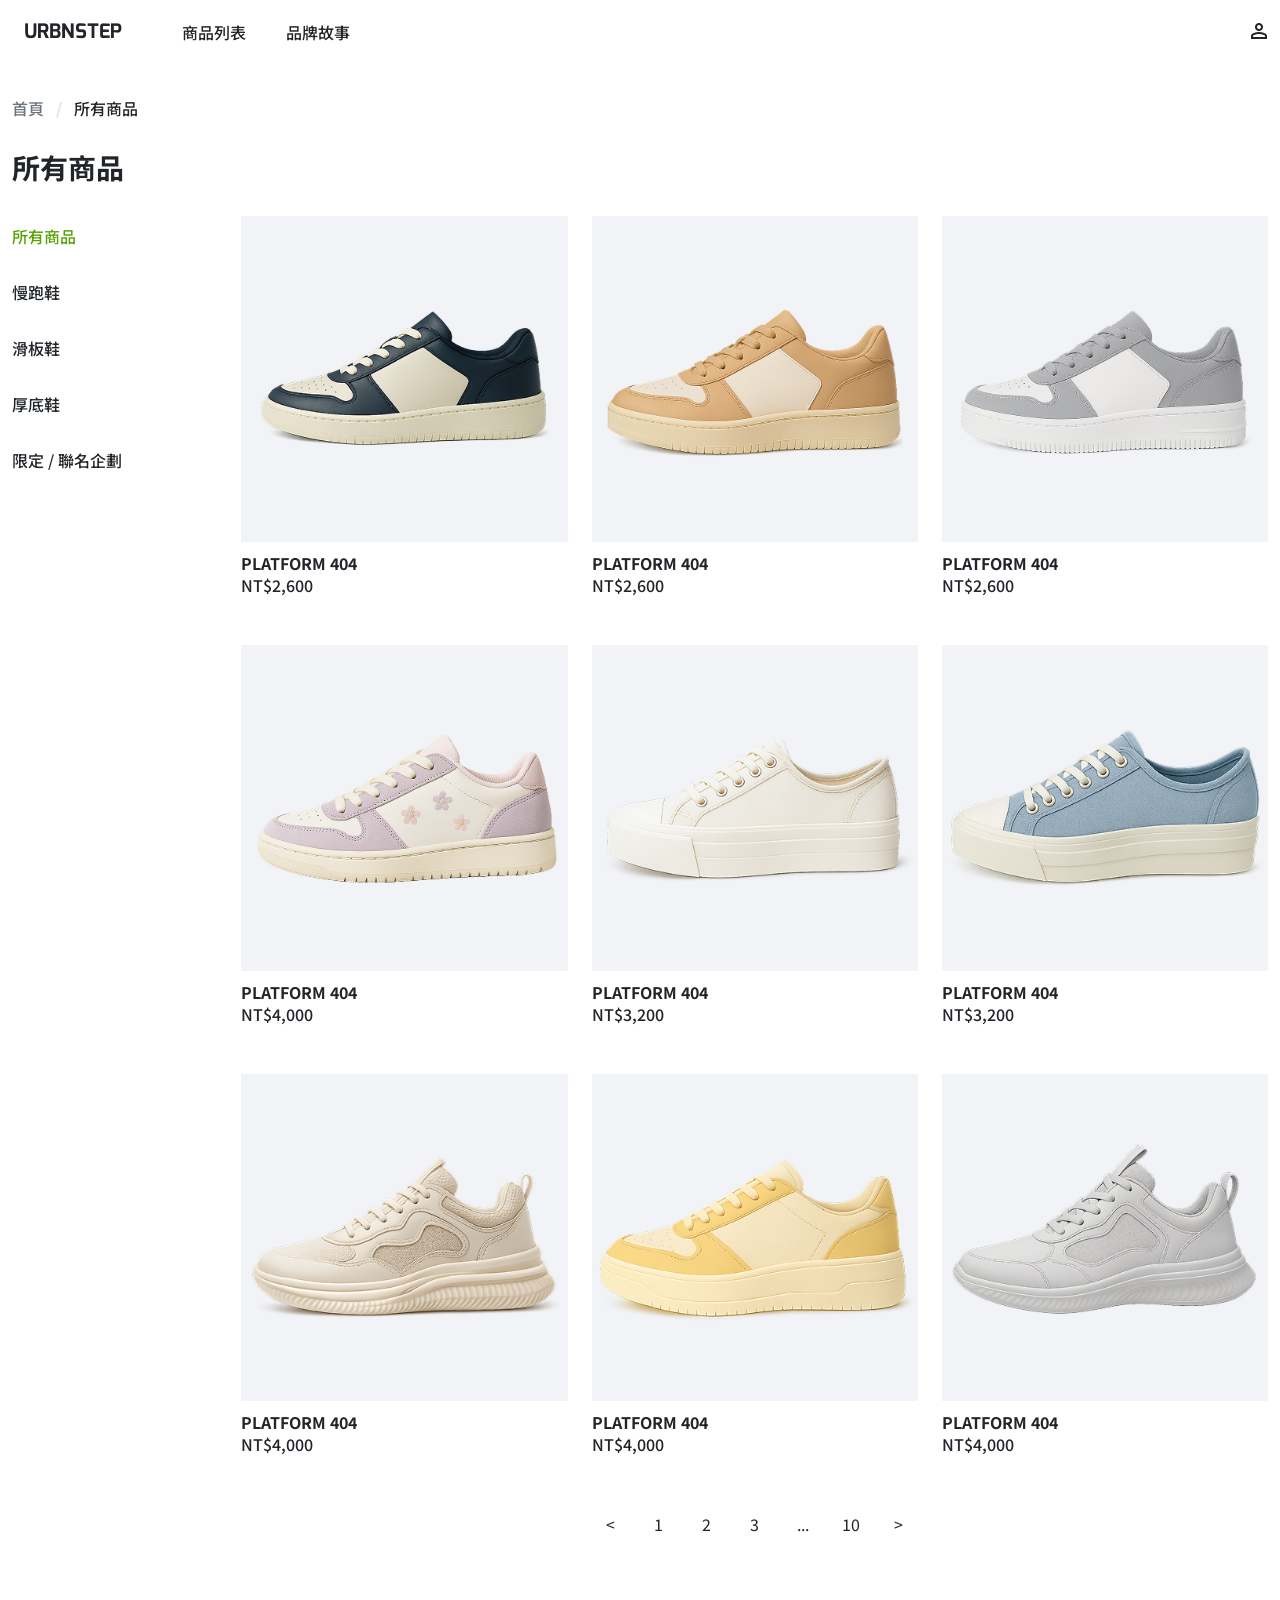
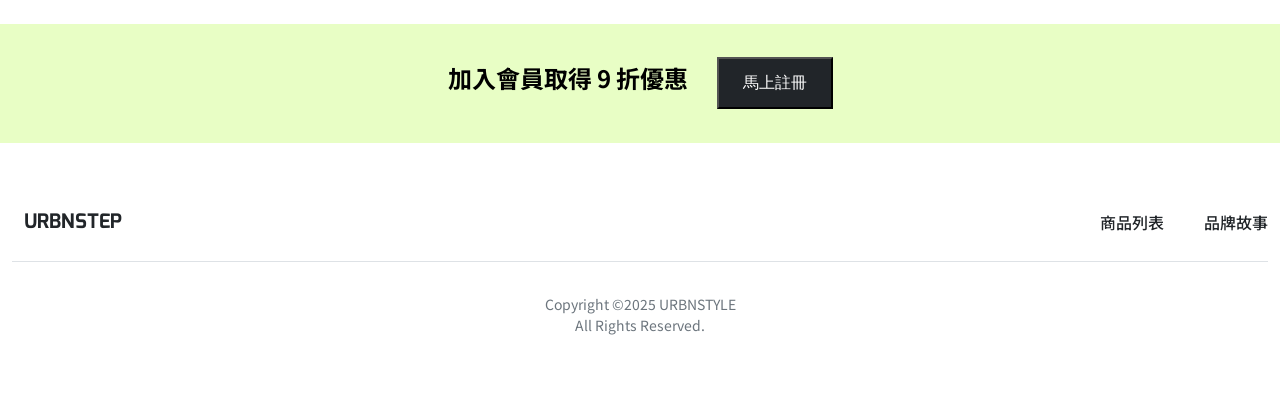
<file: index.html>
<!DOCTYPE html>
<html lang="en">

<head>
    <meta charset="UTF-8">
    <meta name="viewport" content="width=device-width, initial-scale=1.0">
    <title>Document</title>
    <link rel="stylesheet" href="reset.css">
    <link rel="stylesheet"
        href="https://fonts.googleapis.com/css2?family=Material+Symbols+Outlined:opsz,wght,FILL,GRAD@20..48,100..700,0..1,-50..200&icon_names=person" />
    <link rel="preconnect" href="https://fonts.googleapis.com">
    <link rel="preconnect" href="https://fonts.gstatic.com" crossorigin>
    <link href="https://fonts.googleapis.com/css2?family=Mina:wght@400;700&display=swap" rel="stylesheet">
    <link rel="preconnect" href="https://fonts.googleapis.com">
    <link rel="preconnect" href="https://fonts.gstatic.com" crossorigin>
    <link href="https://fonts.googleapis.com/css2?family=Noto+Sans+TC:wght@100..900&display=swap" rel="stylesheet">
    <link rel="stylesheet" href="style.css">
    <link rel="stylesheet" href="utli.css">
    <link rel="stylesheet" href="label.css">
</head>

<body>
    <div class="container">
        <!--nav-->
        <nav class="nav df py16 aic mb32">
            <div class="aic df">
                <h5 class="logo fw700 py8 px12 mr48">URBNSTEP</h5>
                <ul class="df">
                    <li class="mr40"><a class="py12" href="#">商品列表</a></li>
                    <li><a class="py12" href="#">品牌故事</a></li>
                </ul>
            </div>
            <div class="customer"><a href="#"><span class="material-symbols-outlined">person</span></a></div>
        </nav>
        <!--header-->
        <header class="mb24">
            <p><span class="c4">首頁</span><span class="dash">/</span><span>所有商品</span></p>
        </header>
        <!--title-->
        <h3 class="title fw700 mb24">所有商品</h3>
        <!--products-->
        <div class="row df mb48">
            <div class="productsNav col-2">
                <ul>
                    <li><a href="#" class="green">所有商品</a></li>
                    <li><a href="#">慢跑鞋</a></li>
                    <li><a href="#">滑板鞋</a></li>
                    <li><a href="#">厚底鞋</a></li>
                    <li><a href="#">限定 / 聯名企劃</a></li>
                </ul>
            </div>
            <div class="col-10">
                <ul class="cards df mb24">
                    <li class="card">
                        <a href="http://127.0.0.1:5500/Platform%20404.html">
                            <img class="mb12" src="img/Type=PLATFORM 404-Navy.png" alt="shoes">
                            <h6 class="fw700">PLATFORM 404</h6>
                            <p>NT$2,600</p>
                        </a>
                    </li>
                    <li class="card">
                        <a href="#">
                            <img class="mb12" src="img/Type=PLATFORM 404-Beige.png" alt="shoes">
                            <h6 class="fw700">PLATFORM 404</h6>
                            <p>NT$2,600</p>
                        </a>
                    </li>
                    <li class="card">
                        <a href="#">
                            <img class="mb12" src="img/Type=VM001.png" alt="shoes">
                            <h6 class="fw700">PLATFORM 404</h6>
                            <p>NT$2,600</p>
                        </a>
                    </li>
                    <li class="card">
                        <a href="#">
                            <img class="mb12" src="img/Type=Melty Kiss.png" alt="shoes">
                            <h6 class="fw700">PLATFORM 404</h6>
                            <p>NT$4,000</p>
                        </a>
                    </li>
                    <li class="card">
                        <a href="#">
                            <img class="mb12" src="img/Type=BOOMBLOK-White.png" alt="shoes">
                            <h6 class="fw700">PLATFORM 404</h6>
                            <p>NT$3,200</p>
                        </a>
                    </li>
                    <li class="card">
                        <a href="#">
                            <img class="mb12" src="img/Type=BOOMBLOK-Denim.png" alt="shoes">
                            <h6 class="fw700">PLATFORM 404</h6>
                            <p>NT$3,200</p>
                        </a>
                    </li>
                    <li class="card">
                        <a href="#">
                            <img class="mb12" src="img/Type=R_UNER.png" alt="shoes">
                            <h6 class="fw700">PLATFORM 404</h6>
                            <p>NT$4,000</p>
                        </a>
                    </li>
                    <li class="card">
                        <a href="#">
                            <img class="mb12" src="img/Type=Sugar Snap.png" alt="shoes">
                            <h6 class="fw700">PLATFORM 404</h6>
                            <p>NT$4,000</p>
                        </a>
                    </li>
                    <li class="card">
                        <a href="#">
                            <img class="mb12" src="img/Type=Neofoam.png" alt="shoes">
                            <h6 class="fw700">PLATFORM 404</h6>
                            <p>NT$4,000</p>
                        </a>
                    </li>
                </ul>
                <!--pages-->
                <div class="pages pb32 ">
                    <ul>
                        <li><a href="#">< </a>
                        </li>
                        <li><a href="#">1</a></li>
                        <li><a href="#">2</a></li>
                        <li><a href="#">3</a></li>
                        <li><a href="#">...</a></li>
                        <li><a href="#">10</a></li>
                        <li><a href="#">></a></li>
                    </ul>
                </div>
            </div>

        </div>
    </div>
    <!--banner-->
    <div class="banner">
        <h4 class="fw700">加入會員取得 9 折優惠 <button type="button">馬上註冊</button></h4>
    </div>
    <div class="container">
        <!--footerNav-->
        <nav class="mb24 df">
            <div>
                <h5 class="logo fw700 py8 px12 mr48">URBNSTEP</h5>
            </div>
            <div class=" footerlink df">
                <p class="mr40"><a class="py12" href="#">商品列表</a></p>
                <p><a class="py12" href="#">品牌故事</a></p>
            </div>
        </nav>
        <!--copyright-->
        <div class="copyright">
            <p>Copyright ©2025 URBNSTYLE</p>
            <p>All Rights Reserved.</p>
        </div>
    </div>
</body>

</html>
</file>
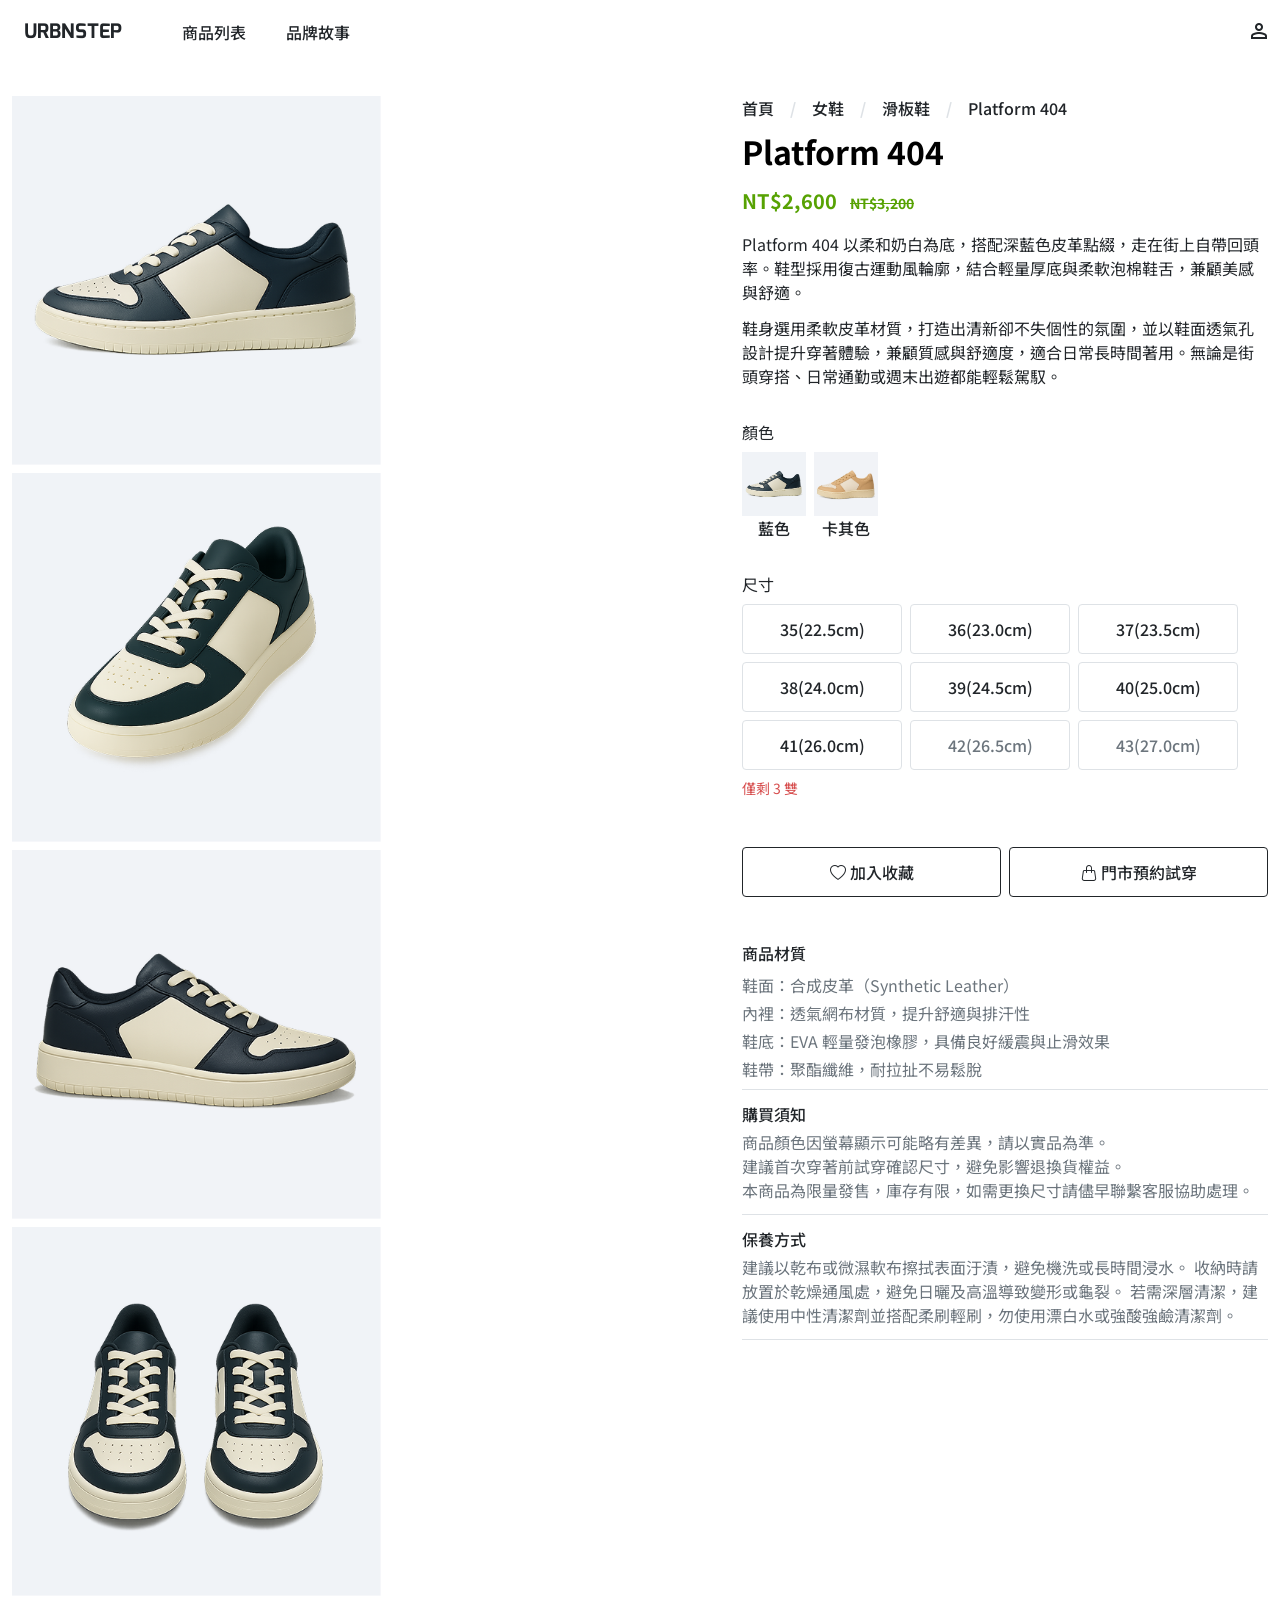
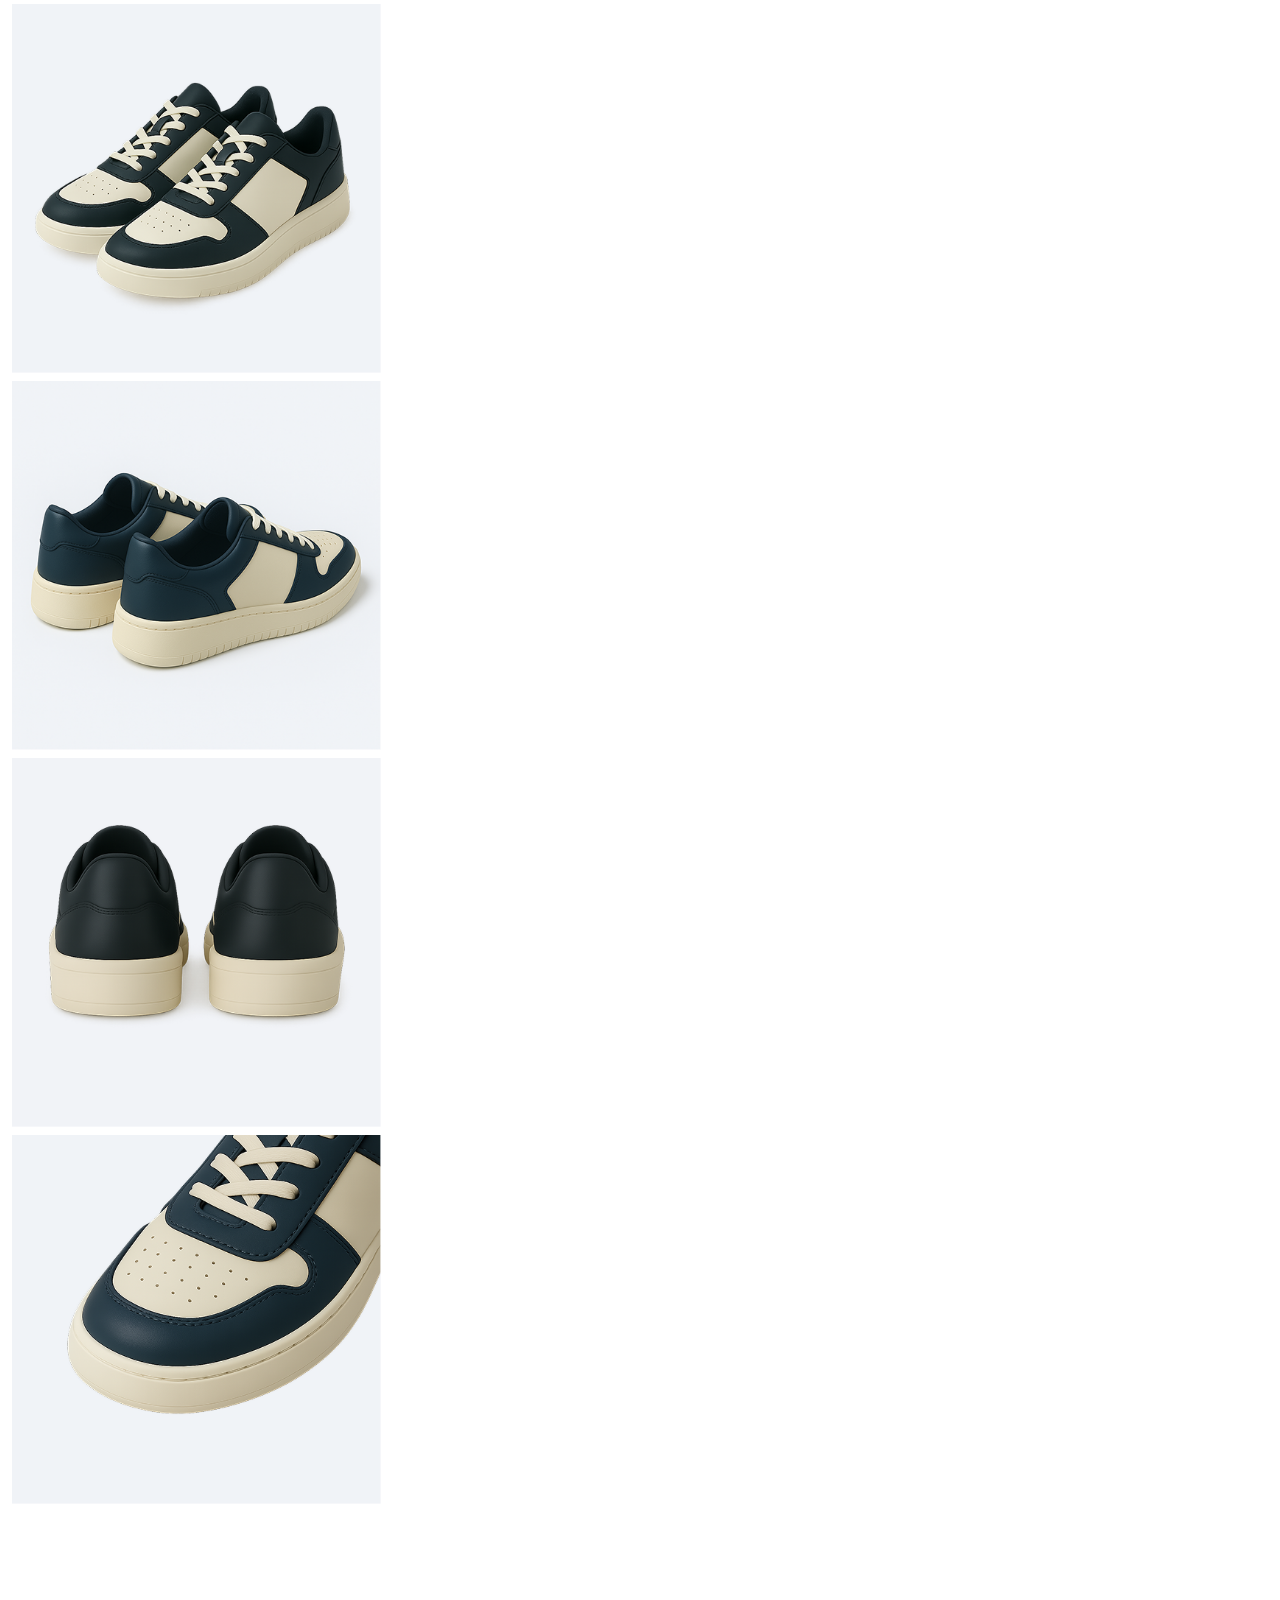
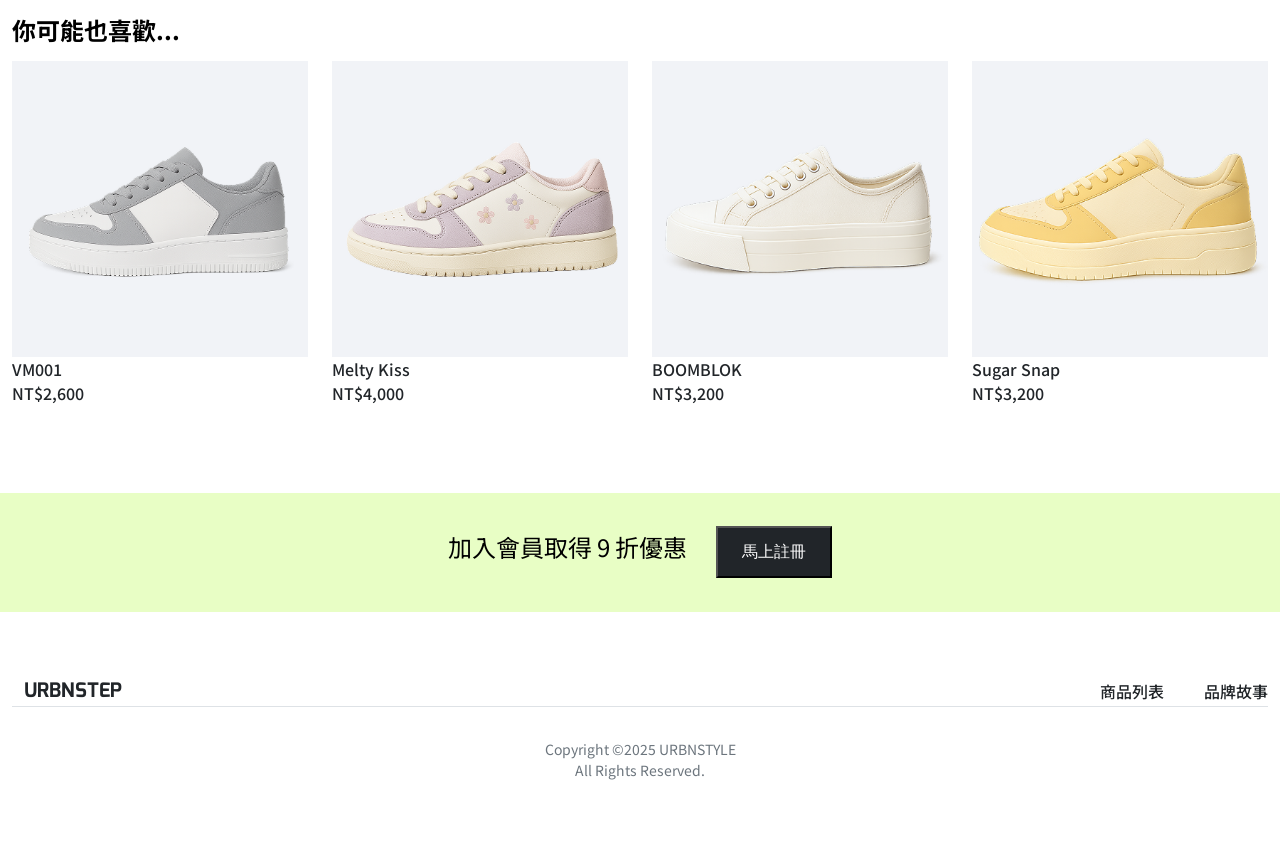
<file: Platform 404.html>
<!DOCTYPE html>
<html lang="en">

<head>
    <meta charset="UTF-8">
    <meta name="viewport" content="width=device-width, initial-scale=1.0">
    <title>Document</title>
    <link rel="stylesheet" href="reset.css">
    <link rel="stylesheet"
        href="https://fonts.googleapis.com/css2?family=Material+Symbols+Outlined:opsz,wght,FILL,GRAD@20..48,100..700,0..1,-50..200&icon_names=person" />
    <link rel="preconnect" href="https://fonts.googleapis.com">
    <link rel="preconnect" href="https://fonts.gstatic.com" crossorigin>
    <link href="https://fonts.googleapis.com/css2?family=Mina:wght@400;700&display=swap" rel="stylesheet">
    <link rel="preconnect" href="https://fonts.googleapis.com">
    <link rel="preconnect" href="https://fonts.gstatic.com" crossorigin>
    <link href="https://fonts.googleapis.com/css2?family=Noto+Sans+TC:wght@100..900&display=swap" rel="stylesheet">
    <link rel="stylesheet" href="style.css">
    <link rel="stylesheet" href="utli.css">
    <link rel="stylesheet" href="label.css">
    <link rel="stylesheet" href="https://cdn.jsdelivr.net/npm/bootstrap-icons@1.13.1/font/bootstrap-icons.min.css">
</head>

<body>
    <div class="container ">
        <!--nav-->
        <nav class="nav df py16 aic mb32">
            <div class="aic df">
                <h5 class="logo fw700 py8 px12 mr48">URBNSTEP</h5>
                <ul class="df">
                    <li class="mr40"><a class="py12" href="#">商品列表</a></li>
                    <li><a class="py12" href="#">品牌故事</a></li>
                </ul>
            </div>
            <div class="customer"><a href="#"><span class="material-symbols-outlined">person</span></a></div>
        </nav>
        <!--product-->
        <div class="row df pb64">
            <!--shoesimg-->
            <div class="col-7">
                <ul class="shoesimg df">
                    <li><img src="img/Main image.png" alt="black shoes"></li>
                    <li><img src="img/Main image (2).png" alt="black shoes"></li>
                    <li><img src="img/Main image (1).png" alt="black shoes"></li>
                    <li><img src="img/Main image (3).png" alt="black shoes"></li>
                    <li><img src="img/Main image (4).png" alt="black shoes"></li>
                    <li><img src="img/Main image (5).png" alt="black shoes"></li>
                    <li><img src="img/Main image (6).png" alt="black shoes"></li>
                    <li><img src="img/Main image (7).png" alt="black shoes"></li>
                </ul>
            </div>

            <!--productIntro-->
            <div class="productIntro col-5">
                <!--classify-->
                <div class="mb12">
                    <p>
                        <span class="gray">首頁</span>
                        <span class="dash">/</span>
                        <span class="gray">女鞋</span>
                        <span class="dash">/</span>
                        <span class="gray">滑板鞋</span>
                        <span class="dash">/</span>
                        <span class="">Platform 404</span>
                    </p>
                </div>
                <!--content-->
                <h2 class="mb16 fw700">Platform 404</h2>
                <h5 class="mb16 fw700 green">NT$2,600 <span class="gray normalprice">NT$3,200</span></h5>
                <p class="mb12 fw400">
                    Platform 404 以柔和奶白為底，搭配深藍色皮革點綴，走在街上自帶回頭率。鞋型採用復古運動風輪廓，結合輕量厚底與柔軟泡棉鞋舌，兼顧美感與舒適。</p>
                <p class="mb32 fw400">
                    鞋身選用柔軟皮革材質，打造出清新卻不失個性的氛圍，並以鞋面透氣孔設計提升穿著體驗，兼顧質感與舒適度，適合日常長時間著用。無論是街頭穿搭、日常通勤或週末出遊都能輕鬆駕馭。</p>
                <!--colors-->
                <p class="mb8 fw400">顏色</p>
                <div class="colors df mb32">
                    <div class="color mr8">
                        <img src="img/Main image.png" alt="">
                        <p class="">藍色</p>
                    </div>
                    <div class="color">
                        <img src="img/Type=PLATFORM 404-Beige.png" alt="">
                        <p>卡其色</p>
                    </div>
                </div>
                <!--sizes-->
                <p class="mb8 fw400">尺寸</p>
                <div class="sizes mb8 df">
                    <a href="#" class="abled">35(22.5cm)</a>
                    <a href="#" class="abled">36(23.0cm)</a>
                    <a href="#" class="abled">37(23.5cm)</a>
                    <a href="#" class="abled">38(24.0cm)</a>
                    <a href="#" class="abled">39(24.5cm)</a>
                    <a href="#" class="abled">40(25.0cm)</a>
                    <a href="#" class="abled">41(26.0cm)</a>
                    <a href="#" class="disabled">42(26.5cm)</a>
                    <a href="#" class="disabled">43(27.0cm)</a>
                </div>
                <p class="reserve">僅剩 3 雙</p>
                <!--buttons-->
                <div class="buttons df mb32">
                    <div class="like mr8">
                        <p><i class="bi bi-heart"></i>
                            加入收藏</p>
                    </div>
                    <div class="keep">
                        <p><i class="bi bi-handbag"></i>
                            門市預約試穿</p>
                    </div>
                </div>
                <!--text-->
                <div class="text">
                    <ul>
                        <li>
                            <h3 class="caption mb8">商品材質</h3>
                            <ul class="bb">
                                <li class="pb12">鞋面：合成皮革（Synthetic Leather）</li>
                                <li class="pb12">內裡：透氣網布材質，提升舒適與排汗性</li>
                                <li class="pb12">鞋底：EVA 輕量發泡橡膠，具備良好緩震與止滑效果</li>
                                <li class="pb12">鞋帶：聚酯纖維，耐拉扯不易鬆脫</li>
                            </ul>
                        </li>
                        <li>
                            <h3 class="caption">購買須知</h3>
                            <p class="bb">商品顏色因螢幕顯示可能略有差異，請以實品為準。
                                <br>建議首次穿著前試穿確認尺寸，避免影響退換貨權益。
                                <br>本商品為限量發售，庫存有限，如需更換尺寸請儘早聯繫客服協助處理。
                            </p>
                        </li>
                        <li>
                            <h3 class="caption">保養方式</h3>
                            <p class="bb">建議以乾布或微濕軟布擦拭表面汙漬，避免機洗或長時間浸水。
                                收納時請放置於乾燥通風處，避免日曬及高溫導致變形或龜裂。
                                若需深層清潔，建議使用中性清潔劑並搭配柔刷輕刷，勿使用漂白水或強酸強鹼清潔劑。</p>
                        </li>
                    </ul>
                </div>
            </div>
        </div>
        <!--Section--Best Seller-->
        <div class="bestseller">
            <h4 class="fw700 mb16">你可能也喜歡...</h4>
            <ul class="row df">
                <li class="card col-3"><a href="#">
                        <img src="img/Type=VM001.png" alt="shoes">
                        <p class="productName">VM001</p>
                        <p>NT$2,600</p>
                    </a>
                </li>
                <li class="card col-3"><a href="#">
                        <img src="img/Type=Melty Kiss.png" alt="shoes">
                        <p class="productName">Melty Kiss</p>
                        <p>NT$4,000</p>
                    </a>
                </li>
                <li class="card col-3"><a href="#">
                        <img src="img/Type=BOOMBLOK-White.png" alt="shoes">
                        <p class="productName">BOOMBLOK</p>
                        <p>NT$3,200</p>
                    </a>
                </li>
                <li class="card col-3"><a href="#">
                        <img src="img/Type=Sugar Snap.png" alt="shoes">
                        <p class="productName">Sugar Snap</p>
                        <p>NT$3,200</p>
                    </a>
                </li>
            </ul>
        </div>

    </div>



    <!--banner-->
    <div class="banner">
        <h4>加入會員取得 9 折優惠 <button type="button">馬上註冊</button></h4>
    </div>
    <div class="container">
        <!--footerNav-->
        <nav class="footerNav df">
            <div>
                <h5 class="logo fw700 py8 px12 mr48">URBNSTEP</h5>
            </div>
            <div class=" footerlink df">
                <p class="mr40"><a href="#">商品列表</a></p>
                <p><a href="#">品牌故事</a></p>
            </div>
        </nav>
        <!--copyright-->
        <div class="copyright">
            <p>Copyright ©2025 URBNSTYLE</p>
            <p>All Rights Reserved.</p>
        </div>
    </div>








</body>

</html>
</file>
<file: style.css>
.material-symbols-outlined {
    font-variation-settings:
        'FILL' 0,
        'wght' 400,
        'GRAD' 0,
        'opsz' 24
}

.customer {
    margin-left: auto;
}

.customer span {
    width: 18px;
    height: 18px;
    padding: 3px;
}

.logo {
    font-family: "Mina";
}

.dash {
    font-weight: 700;
    letter-spacing: 0%;
    color: var(--third-color);
    margin: 0px 12px;
}

.title {
    padding: 7px 0px;
}

.productsNav {
    padding-top: 4px;
}

.productsNav ul li {
    padding: 8px 0px;
    margin-bottom: 16px;
}

.cards {
    flex-wrap: wrap;
    gap: 24px;
}

.card {
    max-width: calc(33.3333% - (48px/3));
    padding-bottom: 24px;
}

.card img {
    max-width: 100%;
    display: block;
}

.pages ul {
    display: flex;
    justify-content: center;
    align-items: center;
}

.pages li {
    width: 40px;
    height: 40px;
    display: flex;
    justify-content: center;
    align-items: center;
    margin: 0px 4px;
}

.pages li:hover {
    background: #F8F9FA;
}

.pages li:active {
    background: #C0FA73;
}

.pages li a {
    display: block;
    padding: 8px;
    font-weight: 400;
}

.banner {
    text-align: center;
    background: #E8FEC5;
    padding: 33.5px 0px;
    margin-bottom: 64px;
}

.banner button {
    padding: 12px 24px;
    margin-left: 24px;
    font-size: 16px;
    line-height: 150%;
    letter-spacing: 5%;
    background: var(--primary-color);
    color: #FFFFFF;
}

.footerlink {
    align-items: center;
    margin-left: auto;
}

.copyright {
    padding-top: 32px;
    border-top: 1px solid var(--third-color);
    margin-bottom: 64px;
}

.copyright p {
    font-weight: 400;
    font-size: 14px;
    line-height: 150%;
    letter-spacing: 5%;
    color:var(--forth-color);
    text-align: center;
}

.shoesimg {
    flex-wrap: wrap;
    gap: 8px;
}

.shoesimg img {
    max-width: 369px;
    display: block;
}

.normalprice {
    margin-left: 8px;
    color: var(--fifth-color);
    font-size: 14px;
    line-height: 150%;
    text-decoration: line-through;
}

.productIntro {
    max-width: 526px;
}

.color {
    text-align: center;
    max-width: 64px;
}

.color img {
    max-width: 100%;
    display: block;
}

.sizes {
    flex-wrap: wrap;
    gap: 8px;
}

.sizes a {
    box-sizing: border-box;
    border: 1px solid #DEE2E6;
    border-radius: 4px;
    padding: 12px 24px;
    width: 160px;
    text-align: center;
}

.abled:hover {
    border: 1px solid #6C757D;
}

.abled:active {
    border: 1px solid var(--primary-color);
}

.disabled {
    color: #6C757D;
    border: 1px solid #DEE2E6;
}

.reserve {
    font-weight: 400;
    font-size: 14px;
    line-height: 150%;
    letter-spacing: 5%;
    color: #D74F4F;
    margin-bottom: 48px;
}

.like,
.keep {
    border: 1px solid var(--primary-color);
    border-radius: 4px;
    width: 50%;
    text-align: center;
}

.like p,
.keep p {
    padding: 12px 0px;
}

.like:hover,
.keep:hover {
    background: var(--primary-color);
}

.like p:hover,
.keep p:hover {
    color: #FFFFFF;
}

.caption {
    padding-top: 12px;
    padding-bottom: 4px;
}

.text h3 {
    font-weight: 500;
    font-size: 16px;
    line-height: 150%;
    letter-spacing: 5%;
}

.text li {
    font-weight: 400;
    color: #6C757D;
    font-size: 16px;
    line-height: 100%;
    letter-spacing: 5%;
    width: 526px;
}

.text p {
    font-weight: 400;
    color: #6C757D;
    font-size: 16px;
    line-height: 150%;
    letter-spacing: 5%;
    padding-bottom: 12px;
    width: 526px;
}

.bestseller {
    padding: 48px 0px;
    margin-bottom: 40px;
}
</file>
<file: utli.css>
:root {
    --primary-color: #212529;
    --second-color:#57A203;
    --third-color:#DEE2E6;
    --forth-color:#6C757D;
}

.container {
    max-width: 1320px;
    margin: 0 auto;
    padding: 0px 12px;
}

.df {
    display: flex;
}

.row {
    margin: 0px -12px;
}

.col-2 {
    width: 16.66%;
    padding: 0px 12px;
}

.col-3 {
    width: 25%;
    padding: 0px 12px;
}
.col-4 {
    width: 33.33%;
    padding: 0px 12px;
}

.col-5 {
    width: 41.66%;
    padding: 0px 12px;
}

.col-7 {
    width: 58.3333%;
    padding: 0px 12px;
}

.col-10 {
    width: 83.33%;
    padding: 0px 12px;
}

.py8 {
    padding: 8px 0px;
}

.px12 {
    padding: 0px 12px;
}

.mr48 {
    margin-right: 48px;
}

.aic {
    align-items: center;
}

.py12 {
    padding: 12px 0px;
}

.py16 {
    padding: 16px 0px;
}
.py64{
    padding: 64px 0px;
}

.pb12 {
    padding-bottom: 12px;
}
.pb32{
    padding-bottom: 32px;
}
.pb64{
    padding-bottom: 64px;
}

.mr8 {
    margin-right: 8px;
}

.mr40 {
    margin-right: 40px;
}

.mb8 {
    margin-bottom: 8px;
}

.mb12 {
    margin-bottom: 12px;
}

.mb16 {
    margin-bottom: 16px;
}
.mb24{
    margin-bottom: 24px;
}
.mb32 {
    margin-bottom: 32px;
}
.mb48{
    margin-bottom: 48px;
}


.fw400 {
    font-weight: 400;
}

.fw700 {
    font-weight: 700;
}

.c4 {
    color:var(--forth-color);
}

.green {
    color: var(--second-color);
}

.bb {
    border-bottom: 1px solid var(--third-color);
}
</file>
<file: label.css>
body {
    font-family: "Noto Sans TC";
}

h2 {
    font-size: 32px;
    line-height: 120%;
    letter-spacing: 5%;
}

h3 {
    font-size: 28px;
    line-height: 120%;
    letter-spacing: 5%;
    color: var(--primary-color);
}

h4 {
    font-size: 24px;
    line-height: 120%;
    letter-spacing: 5%;
}

h5 {
    font-size: 20px;
    line-height: 150%;
    letter-spacing: 4.4%;
    color: var(--primary-color);
}
h6{
    font-size: 16px;
    line-height: 120%;
    letter-spacing: 5%;
}

p {
    font-weight: 500;
    font-size: 16px;
    line-height: 150%;
    letter-spacing: 5%;
    color: var(--primary-color);
}

a {
    text-decoration: none;
    color: var(--primary-color);
    font-weight: 500;
    font-size: 16px;
    line-height: 150%;
    letter-spacing: 5%;
}
</file>
